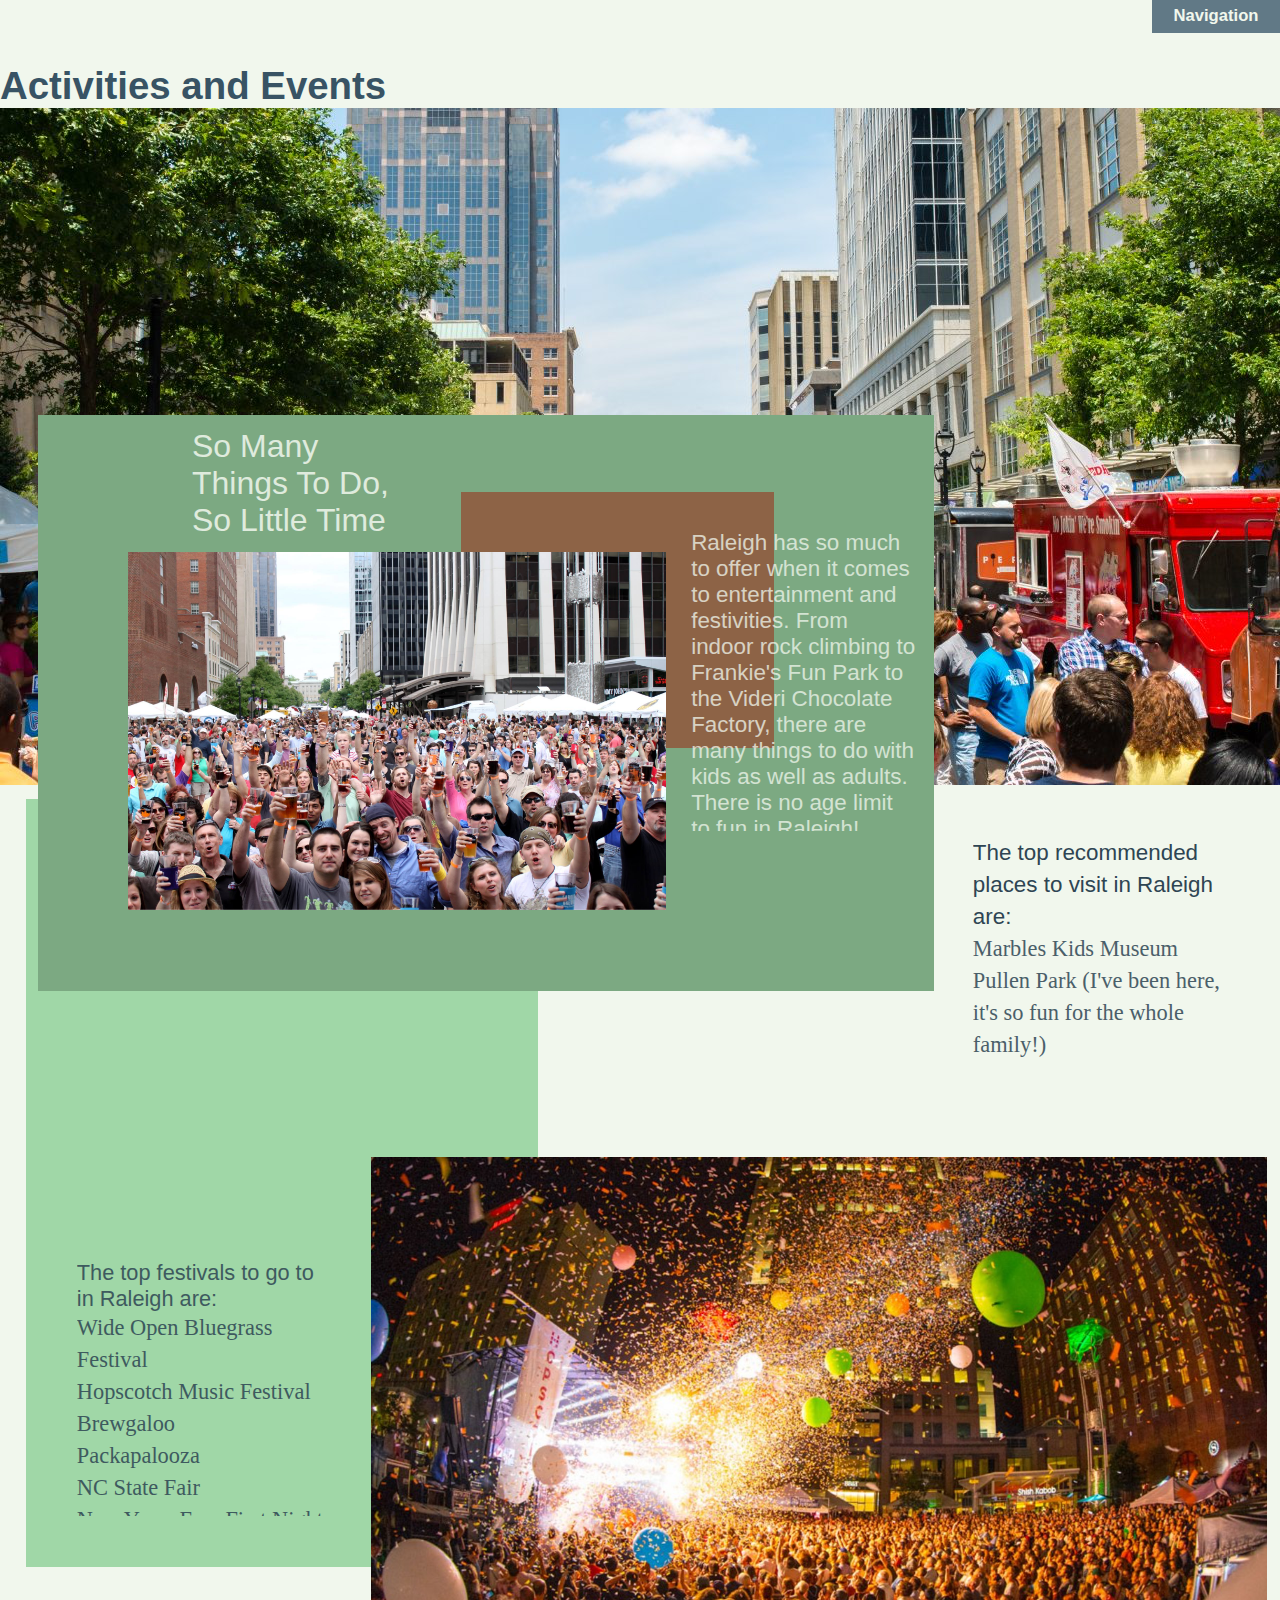
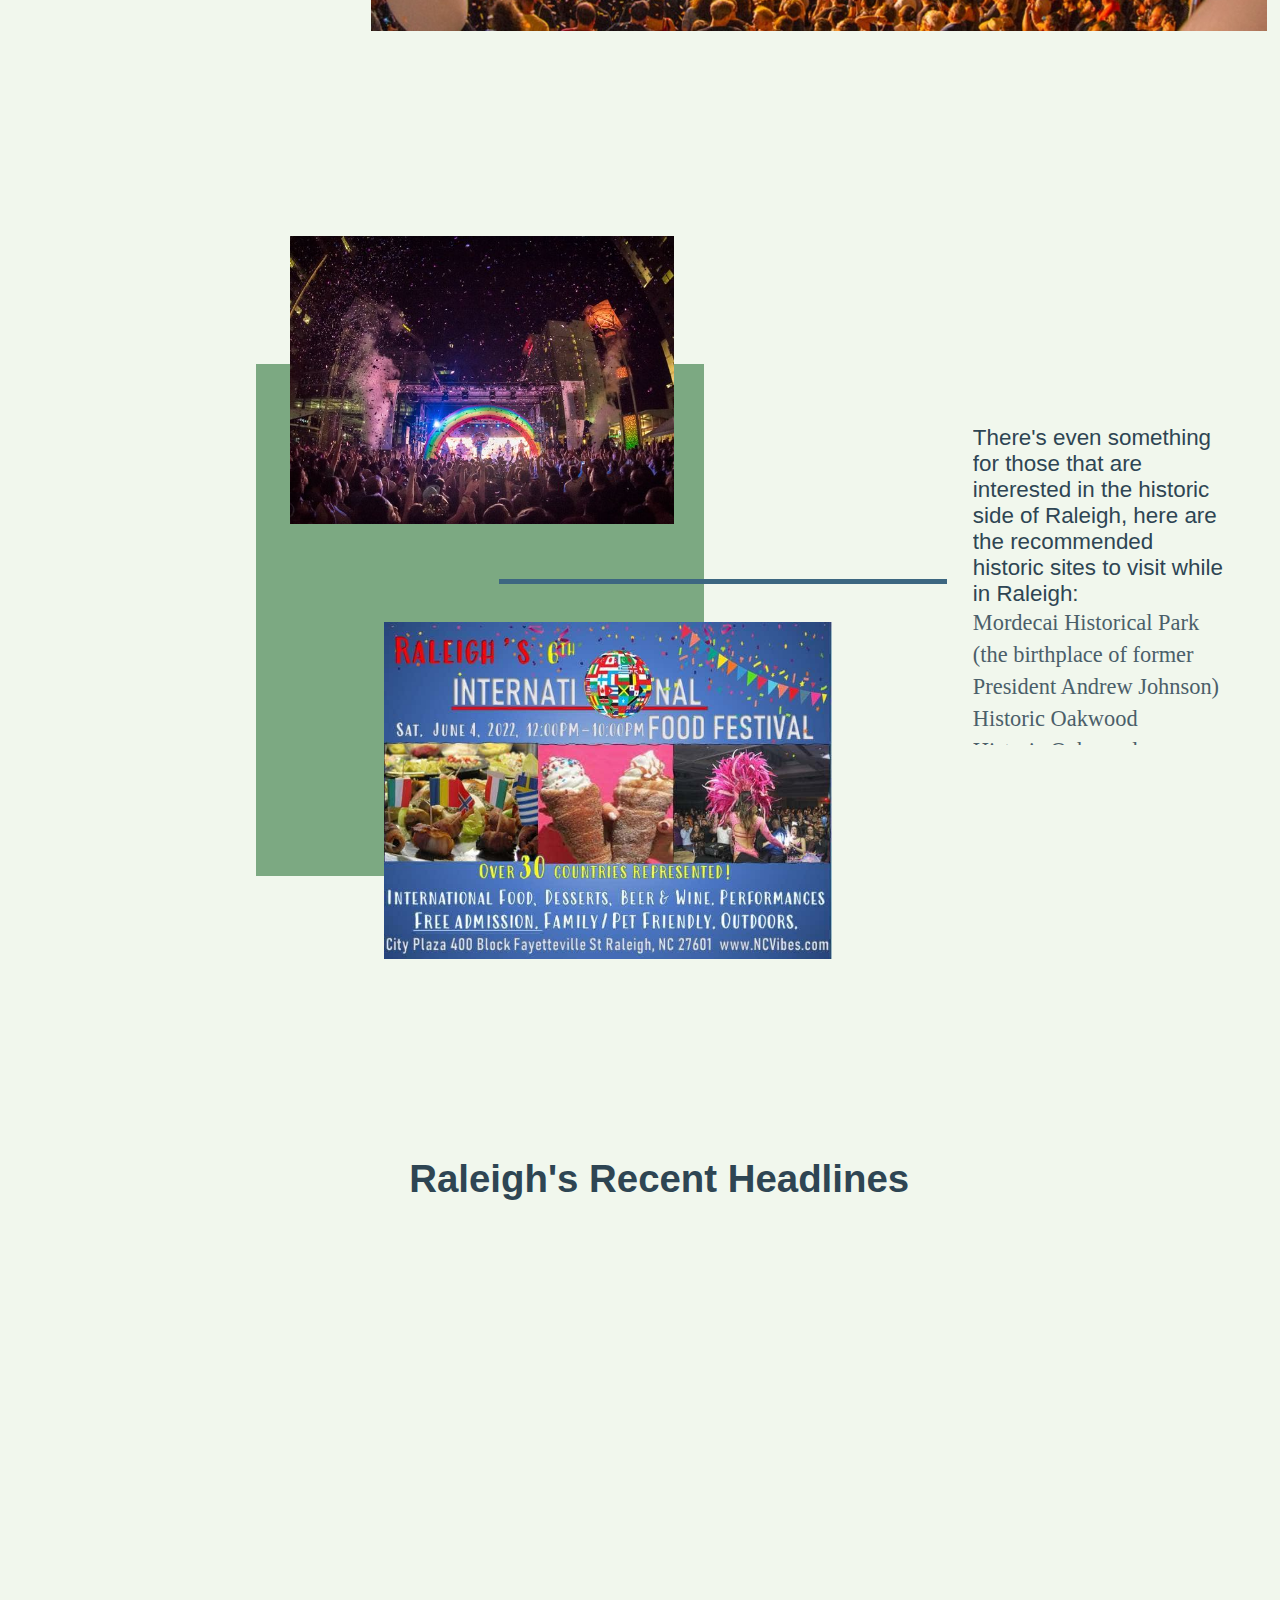
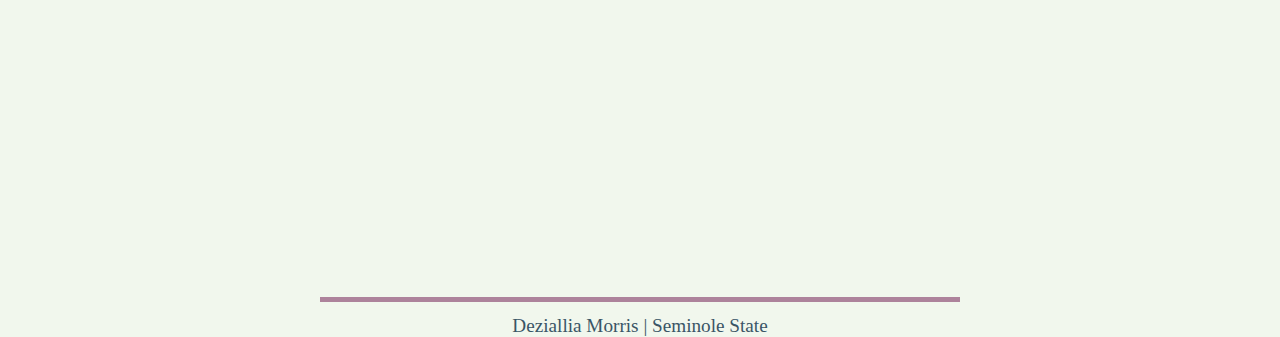
<file: Favorite-City/activities.html>
<!DOCTYPE html>
<html lang="en">
<head>
    <meta charset="UTF-8">
    <meta http-equiv="X-UA-Compatible" content="IE=edge">
    <meta name="viewport" content="width=device-width, initial-scale=1.0">
    <link rel="stylesheet" href="stylesheets/activites.css">
    <title>Activities and Events</title>
</head>
<body>

    <div id="header_section">
        <h3>Navigation</h3>
        <div class="header_menu">
            <a href="index.html">Welcome</a>
            <a href="history.html">History</a>
            <a href="favorite.html">Favorite</a>
            <a href="culture.html">Culture</a>
            <a href="weather.html">Weather</a>
            <a href="sitemap.html">Site Map</a>
            <a href="glossary.html">Glossary</a>
            <a href="credits.html">Credits</a>
        </div>
    </div> <!-- end of header_section -->

    <div id="subheader">
        <div class="sub_title"><h2>Activities and Events</h2></div>

        <div class="sub_image"><img src="images/festival.png" alt="Festival" title="Festival" style="width: 100%; object-fit: contain;"></div>

        <div class="ticker_widget">
            <iframe width="100%" height="70" src="https://rss.app/embed/v1/ticker/2DJ8WIgMAvXjVBzK" frameborder="0"></iframe>
        </div>
    </div> <!-- end of subheader -->

    <div id="top_section">
        <div class="shape_rectangle"></div>

        <div id="square_section">
            <div class="square_inner_square"></div>

            <div class="square_title"><h4>So Many Things To Do, So Little Time</h4></div>

            <div class="square_image">
                <img src="images/beerFest.jpg" alt="Beer Festival" title="Beer Festival">
            </div>

            <div class="square_summary">
                <p>
                    Raleigh has so much to offer when it comes to entertainment and festivities.
                    From indoor rock climbing to Frankie's Fun Park to the Videri Chocolate Factory,
                    there are many things to do with kids as well as adults. There is no age limit to fun in Raleigh!
                </p>
            </div>
        </div> <!-- end of square_section -->

        <div id="top_section_summary">
            <p>
                The top recommended places to visit in Raleigh are:
                <li><a href="https://www.marbleskidsmuseum.org/" target="_blank">Marbles Kids Museum</a></li>
                <li><a href="https://thisisraleigh.com/pullen-park-raleigh/" target="_blank">Pullen Park (I've been here, it's so fun for the whole family!)</a></li>
                <li><a href="https://thisisraleigh.com/north-carolina-museum-of-natural-sciences/" target="_blank">North Carolina Museum of Natural Sciences</a></li>
                <li><a href="https://frankies.com/raleigh/" target="_blank">Frankie's Fun Park</a></li>
                <li><a href="https://viderichocolatefactory.com/" target="_blank">Videri Chocolate Factory</a></li>
                <li><a href="https://www.trianglerockclub.com/morrisville/" target="_blank">Triangle Indoor Rock Climbing</a></li>
                <li><a href="https://www.ddasc.com/" target="_blank">Daniel Dhers Action Sports Complex</a></li>
                <li><a href="https://thisisraleigh.com/umstead-state-park-sals-branch-trail/" target="_blank">Umstead State Park</a></li>
            </p>
        </div>

        
    </div> <!-- end of top_section -->

    <div id="middle_section">
        <div class="middle_summary">
            <p>
                The top festivals to go to in Raleigh are:
                <li><a href="https://worldofbluegrass.org/festival/" target="_blank">Wide Open Bluegrass Festival</a></li>
                <li><a href="https://hopscotchmusicfest.com/" target="_blank">Hopscotch Music Festival</a></li>
                <li><a href="https://shoplocalraleigh.org/brewgaloo/" target="_blank">Brewgaloo</a></li>
                <li><a href="https://packapalooza.ncsu.edu/" target="_blank">Packapalooza</a></li>
                <li><a href="https://www.ncstatefair.org/" target="_blank">NC State Fair</a></li>
                <li><a href="https://firstnightraleigh.com/" target="_blank">New Years Eve, First Night Raleigh</a></li>
                <li><a href="https://dreamvillefest.com/" target="_blank">Dreamville Festival</a></li>
                <li><a href="https://cary.beerandbourbon.com/" target="_blank">Beer, Bourbon & BBQ Festival</a></li>
            </p>
        </div>

        <div class="middle_image">
            <img src="images/flamingLips.jpg" alt="Flaming Lips Festivals" title="Flaming Lips Festivals">
        </div>
    </div> <!-- end of middle_section -->

    <div id="bottom_section">
        <div class="bottom_rectangle"></div>

        <div class="bottom_image1">
            <img src="images/festivialRaleigh.jpg" alt="Festival in Raleigh" title="Festival in Raleigh">
        </div>

        <div class="bottom_line"></div>

        <div class="bottom_image2">
            <img src="images/raleigh flyer.jpg" alt="Flyer for Raleigh's International Food Festival" title="Flyer for Raleigh's International Food Festival">
        </div>

        <div class="bottom_summary">
            <p>
                There's even something for those that are interested in the historic side of Raleigh, here are the recommended historic sites to visit while in Raleigh:
                <li><a href="https://raleighnc.gov/places/mordecai-historic-park" target="_blank">Mordecai Historical Park (the birthplace of former President Andrew Johnson)</a></li>
                <li><a href="https://www.historicoakwood.org/" target="_blank">Historic Oakwood</a></li>
                <li><a href="https://www.historicoakwoodcemetery.org/" target="_blank">Historic Oakwood Cemetery</a></li>
                <li><a href="https://www.ncdcr.gov/things-do/historic-sites/triangletriad/north-carolina-executive-mansion" target="_blank">The North Carolina Executive Mansion</a></li>
                <li><a href="https://thisisraleigh.com/historic-yates-mill-county-park/" target="_blank">Historic Yates Mill County Park</a></li>
            </p>
        </div>
    </div> <!-- end of bottom_section -->

    <div id="news_feed">
        <div class="news_feed_title"><h3>Raleigh's Recent Headlines</h3></div>

        <div class="news_feed_frame">
            <iframe width="100%" height="500" src="https://rss.app/embed/v1/imageboard/2DJ8WIgMAvXjVBzK" frameborder="0"></iframe>
        </div>
    </div> <!-- end of news_feed -->

    <div id="footer">
        <div class="footer_line"></div>
        <footer>
            Deziallia Morris | Seminole State
        </footer>
    </div> <!-- end of footer -->
</body>
</html>
</file>
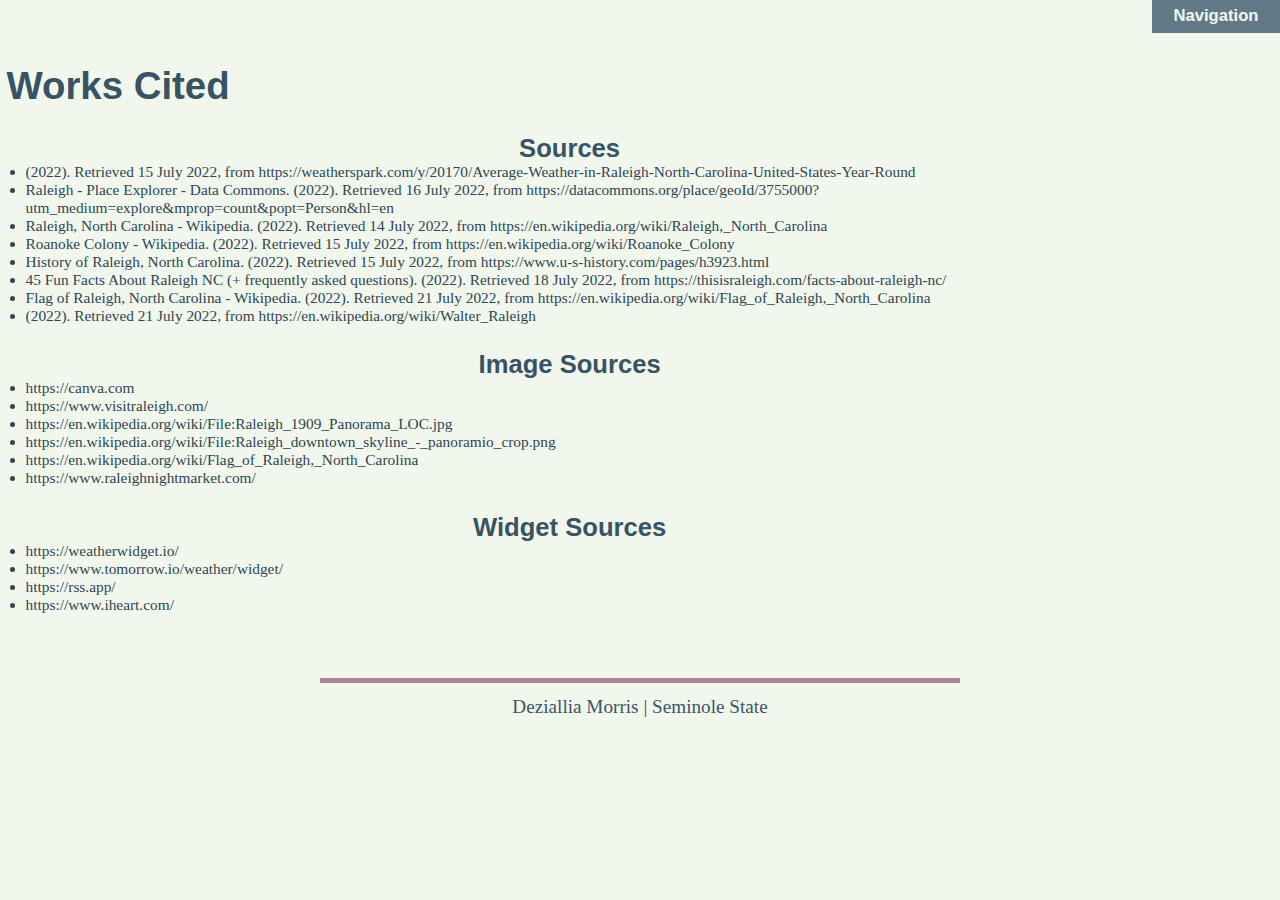
<file: Favorite-City/credits.html>
<!DOCTYPE html>
<html lang="en">
<head>
    <meta charset="UTF-8">
    <meta http-equiv="X-UA-Compatible" content="IE=edge">
    <meta name="viewport" content="width=device-width, initial-scale=1.0">
    <link rel="stylesheet" href="stylesheets/credits.css">
    <title>Credits</title>
</head>
<body>
    <div id="header_section">
        <h3>Navigation</h3>
        <div class="header_menu">
            <a href="index.html">Welcome</a>
            <a href="history.html">History</a>
            <a href="favorite.html">Favorite</a>
            <a href="culture.html">Culture</a>
            <a href="activities.html">Activities</a>
            <a href="weather.html">Weather</a>
            <a href="sitemap.html">Site Map</a>
            <a href="glossary.html">Glossary</a>
        </div>
    </div> <!-- end of header_section -->

    <div id="works_cited">
        <div class="wc_title"><h2>Works Cited</h2></div>
        <div class="sources">
            <p>
                <h3>Sources</h3>
                <li>(2022). Retrieved 15 July 2022, from https://weatherspark.com/y/20170/Average-Weather-in-Raleigh-North-Carolina-United-States-Year-Round</li>
                <li>Raleigh - Place Explorer - Data Commons. (2022). Retrieved 16 July 2022, from https://datacommons.org/place/geoId/3755000?utm_medium=explore&mprop=count&popt=Person&hl=en</li>
                <li>Raleigh, North Carolina - Wikipedia. (2022). Retrieved 14 July 2022, from https://en.wikipedia.org/wiki/Raleigh,_North_Carolina</li>
                <li>Roanoke Colony - Wikipedia. (2022). Retrieved 15 July 2022, from https://en.wikipedia.org/wiki/Roanoke_Colony</li>
                <li>History of Raleigh, North Carolina. (2022). Retrieved 15 July 2022, from https://www.u-s-history.com/pages/h3923.html</li>
                <li>45 Fun Facts About Raleigh NC (+ frequently asked questions). (2022). Retrieved 18 July 2022, from https://thisisraleigh.com/facts-about-raleigh-nc/</li>
                <li>Flag of Raleigh, North Carolina - Wikipedia. (2022). Retrieved 21 July 2022, from https://en.wikipedia.org/wiki/Flag_of_Raleigh,_North_Carolina</li>
                <li>(2022). Retrieved 21 July 2022, from https://en.wikipedia.org/wiki/Walter_Raleigh</li>
            </p>
            <p>
                <h3>Image Sources</h3>
                <li>https://canva.com</li>
                <li>https://www.visitraleigh.com/</li>
                <li>https://en.wikipedia.org/wiki/File:Raleigh_1909_Panorama_LOC.jpg</li>
                <li>https://en.wikipedia.org/wiki/File:Raleigh_downtown_skyline_-_panoramio_crop.png</li>
                <li>https://en.wikipedia.org/wiki/Flag_of_Raleigh,_North_Carolina</li>
                <li>https://www.raleighnightmarket.com/</li>
            </p>
            <p>
                <h3>Widget Sources</h3>
                <li>https://weatherwidget.io/</li>
                <li>https://www.tomorrow.io/weather/widget/</li>
                <li>https://rss.app/</li>
                <li>https://www.iheart.com/</li>
            </p>
        </div>
    </div>

    <div id="footer">
        <div class="footer_line"></div>
        <footer>
            Deziallia Morris | Seminole State
        </footer>
    </div> <!-- end of footer -->
</body>
</html>
</file>
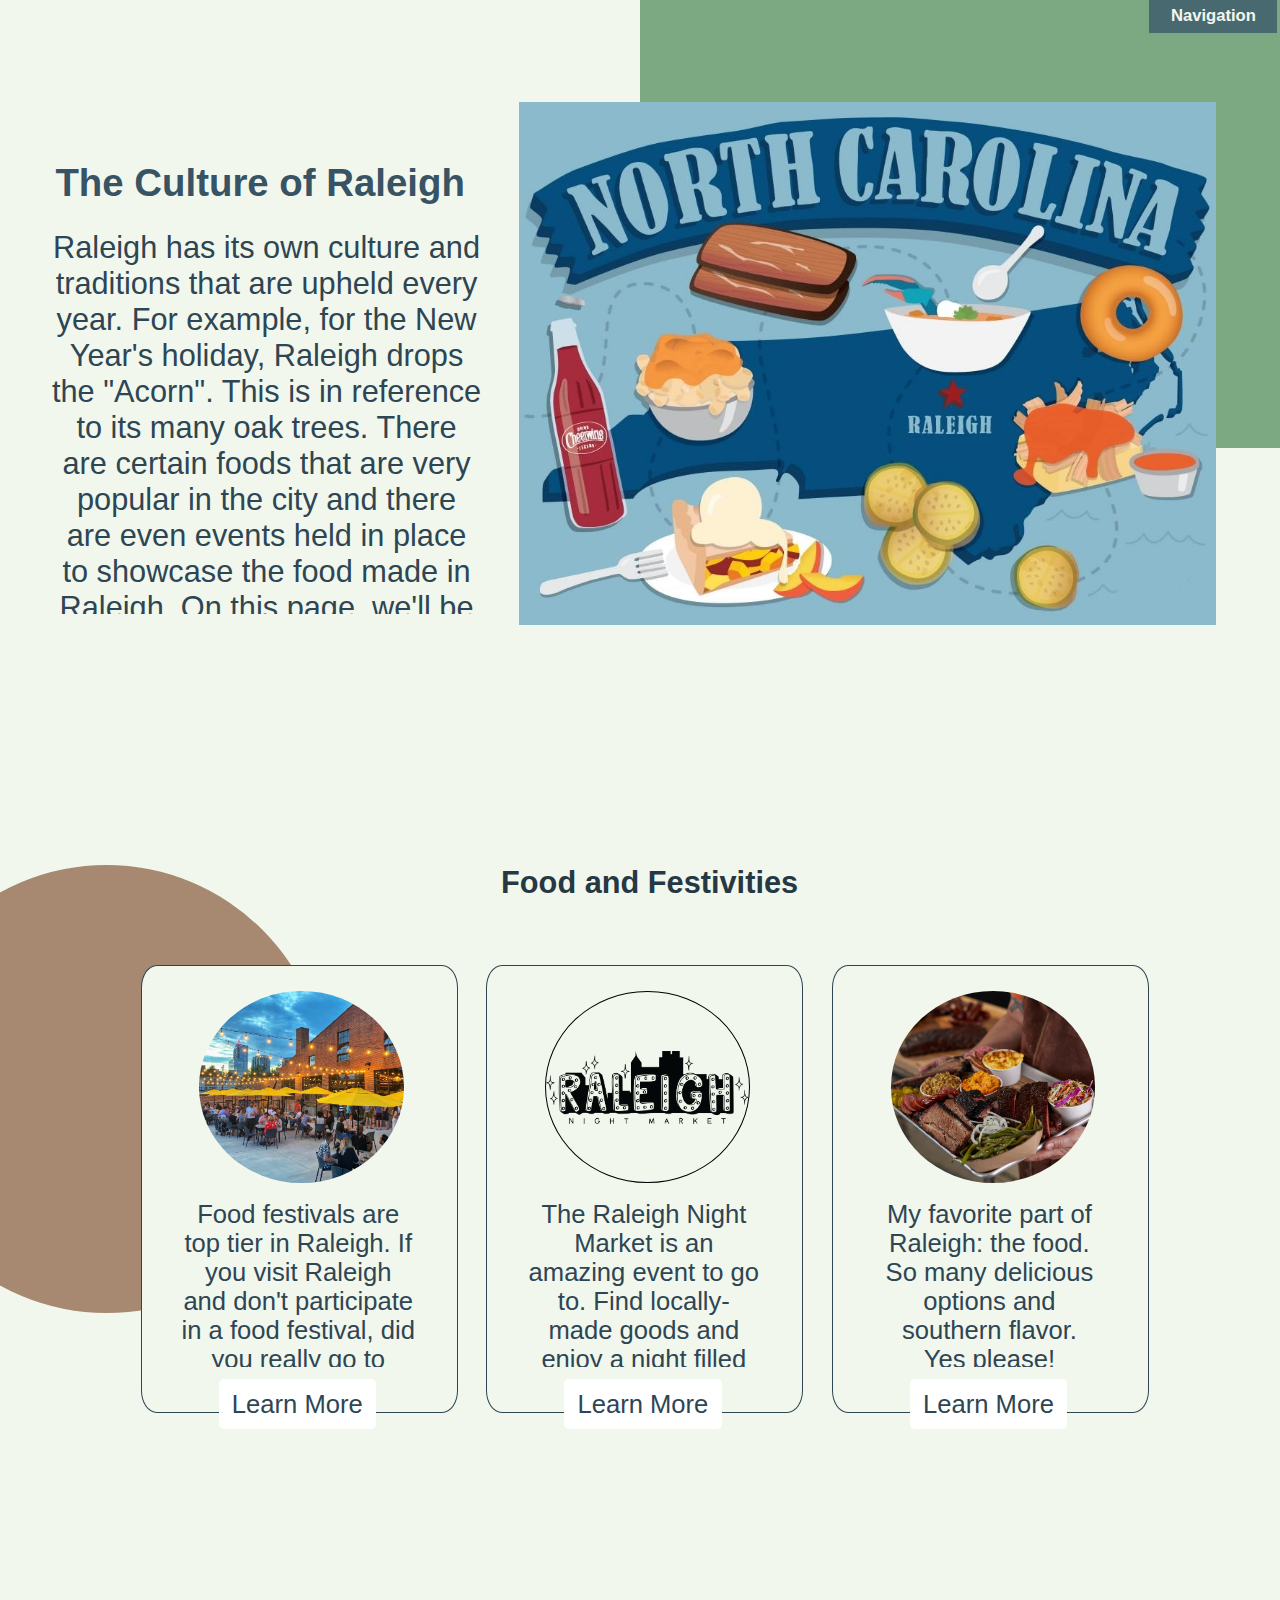
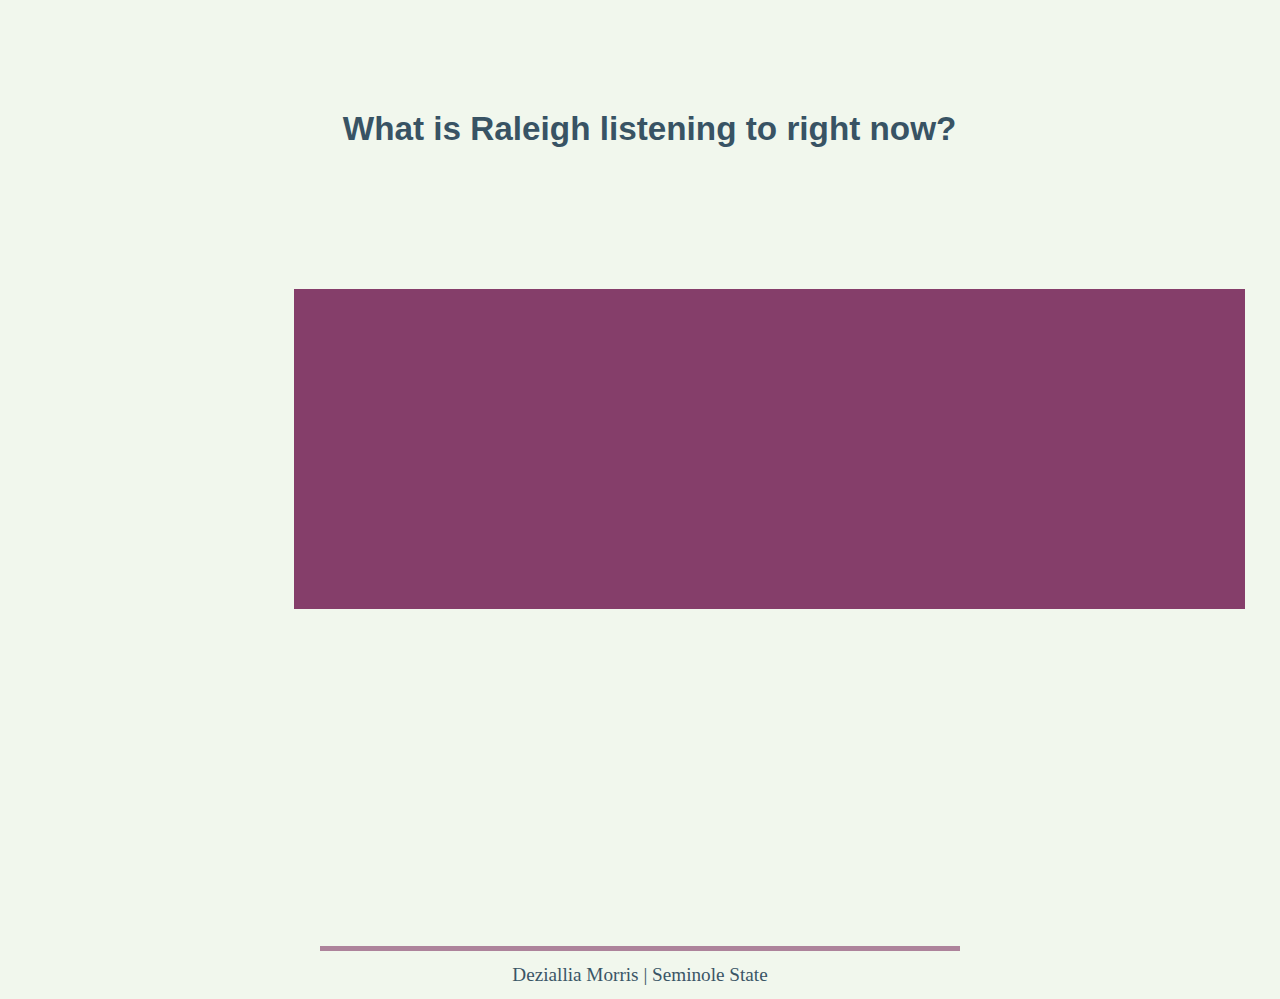
<file: Favorite-City/culture.html>
<!DOCTYPE html>
<html lang="en">
<head>
    <meta charset="UTF-8">
    <meta http-equiv="X-UA-Compatible" content="IE=edge">
    <meta name="viewport" content="width=device-width, initial-scale=1.0">
    <link rel="stylesheet" href="stylesheets/culture.css">
    <script src="scripts/learnMore.js"></script>
    <title>The Culture of Raleigh</title>
</head>
<body>
    <script>
        // warning for the radio widget on this page
       function warning() {
            alert(`The radio on this page may contain content that is senstive or 
            offensive for a younger audience or little ears.
            \nViewer Discretion is advised.`);
        }
        warning();
    </script>

    <div class="shape_square"></div>

    <div id="header_section">
        <h3>Navigation</h3>
        <div class="header_menu">
            <a href="index.html">Welcome</a>
            <a href="history.html">History</a>
            <a href="favorite.html">Favorite</a>
            <a href="activities.html">Activities</a>
            <a href="weather.html">Weather</a>
            <a href="sitemap.html">Site Map</a>
            <a href="glossary.html">Glossary</a>
            <a href="credits.html">Credits</a>
        </div>
    </div> <!-- end of header_section -->
    
    <div id="main_container">
        <div id="top_section">
            <div id="top_summary_section">
                <div class="top_title"><h1>The Culture of Raleigh</h1></div>
                <div class="top_summary">
                    <p>
                        Raleigh has its own culture and traditions that are upheld every year.
                        For example, for the New Year's holiday, Raleigh drops the "Acorn". This is 
                        in reference to its many oak trees. There are certain foods that are very popular in 
                        the city and there are even events held in place to showcase the food made in Raleigh. 
                        On this page, we'll be exploring the culture and (more deliciously) the taste of Raleigh.
                    </p>
                </div>
            </div>
            <div class="top_image">
                <img src="images/taste of raleigh.jpeg" alt="Taste of Raleigh" title="Taste Of Raleigh">
            </div>
        </div> <!-- end of top_section -->

        <div class="shape_circle"></div>

        <div id="middle_section">
            <div class="middle_title"><h1>Food and Festivities</h1></div>
            <div class="card_1">
                <img src="images/foodFest.jpg" alt="Food Festival" title="Food Festival">
                <div class="brief">
                    <p>
                        Food festivals are top tier in Raleigh. If you visit Raleigh and 
                        don't participate in a food festival, did you really go to Raleigh?<br>
                        Short answer: No.
                    </p>
                </div>
                <div class="info_button" onclick="learnMore()">
                    <p>
                        Learn More
                    </p>
                </div>

                <div id="more_info" class="hide_info">
                    <p class="notice">Click outside of the box to close this window</p>
                    <div class="more_quote">
                        <p>
                            Food festivals are the heart of Raleigh. Food is everything and everything is food. Simple enough.<br> 
                            Raleigh recently had it's sixth International Food Festival where it featured foods from all over the world.<br> 
                            If global foods doesn't have your mouth watering yet, Raleigh's local food festivals and beer festivals might 
                            get your taste buds running.<br>
                            By the way, you should probably go catch those, you'll need them for Raleigh.
                        </p>
                    </div>
                </div>
            </div>

            <div class="card_2">
                <img src="images/raleighNightMarket.png" alt="Raleigh Night Market" title="Raleigh Night Market">
                <div class="brief">
                    <p>
                        The Raleigh Night Market is an amazing event to go to. Find locally-made goods and enjoy a night filled with music 
                        and entertainment with Triangle area artisans, food, and drinks. (<a href="https://www.raleighnightmarket.com/" target="_blank">Raleigh Night Market</a>)
                    </p>
                </div>
                <div class="info_button" onclick="learnMore2()">
                    <p>
                        Learn More
                    </p>
                </div>

                <div id="more_info2" class="hide_info">
                    <p class="notice">Click outside of the box to close this window</p>
                    <div class="more_quote" style="height: 15vw;">
                        <p>
                            The Raleigh Night Market is definitely my all time favorite event to go to. First of all, 
                            it's <span style="color: blue;">FREE</span>, yes FREE to go to. On top of that, there is live music, food, drinks, 
                            locally-made goods to purchase and animal-friendly!
                        </p>
                    </div>
                </div>
            </div>

            <div class="card_3">
                <img src="images/food-original.jpg" alt="Raleigh On a Platter" title="Raleigh On a Platter">
                <div class="brief">
                    <p>
                        My favorite part of Raleigh: the food. So many delicious options and southern flavor.<br>
                        Yes please!
                    </p>
                </div>
                <div class="info_button" onclick="learnMore3()">
                    <p>
                        Learn More
                    </p>
                </div>

                <div id="more_info3" class="hide_info">
                    <p class="notice">Click outside of the box to close this window</p>
                    <div class="more_quote">
                        <p>
                            So many good foods are served in Raleigh and since it's made in the South, it's even tastier. Some yummy delights include:<br>
                            <li>Barbeque (I literally grew up on this)</li>
                            <li>Fried Chicken</li>
                            <li>Grits</li>
                            <li>Biscuits</li>
                            <li>Hushpuppies (If they're not made in the South, they're not real hushpuppies. Argue with the wall. I don't make the rules.)</li>
                            <li>Country Ham</li>
                            <li>Collard Greens</li>
                            <li>Mac and Cheese</li>
                            <li>Fried Green Tomatoes (The real showstopper here)</li>
                            <li>Sweet Potato Pie (Heaven in your mouth)</li><br>
                            <p>
                                Bonus fact: Krispy Kreme Donuts, yes the super yum donut franchise was established in Winston Salem, literally a few hours 
                                away from Raleigh in 1937.
                            </p>
                        </p>
                    </div>
                </div>
            </div>
        </div> <!-- end of middle_section -->

        <div class="shape_rectangle"></div>

        <div id="bottom_section">
            <div id="radio">
                <div class="radio_title"><h2>What is Raleigh listening to right now?</h2></div>
                <iframe
                allow="autoplay" width="100%" height="500"
                src="https://www.iheart.com/live/hits-1003-1629/?embed=true"
                frameborder="0">
                </iframe>
            </div>
        </div> <!-- end of bottom_section -->
    </div> <!-- end of main_container-->

    <div id="footer">
        <div class="footer_line"></div>
        <footer>
            Deziallia Morris | Seminole State
        </footer>
    </div> <!-- end of footer -->
</body>
</html>
</file>
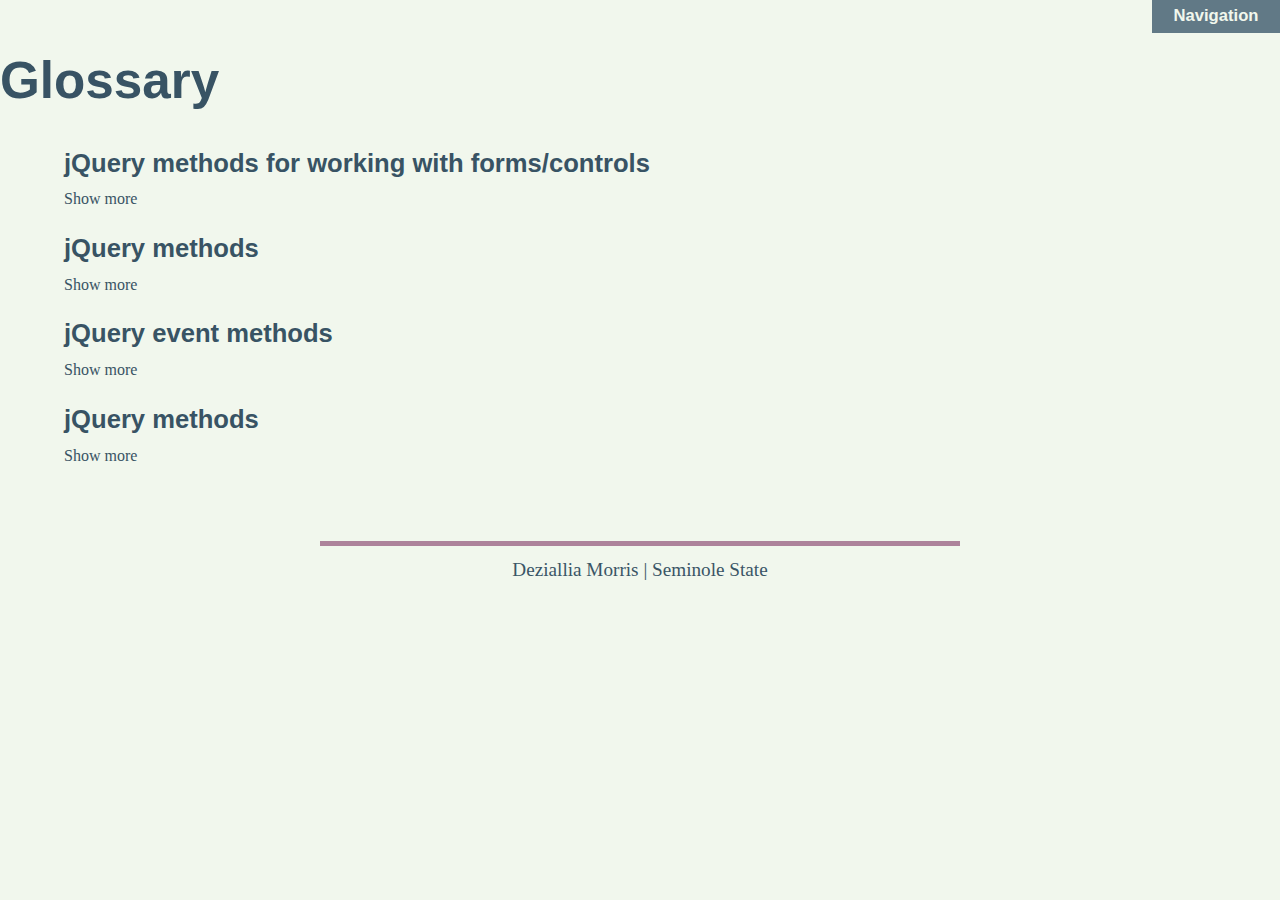
<file: Favorite-City/glossary.html>
<!DOCTYPE html>
<html lang="en">
<head>
    <meta charset="UTF-8">
    <meta http-equiv="X-UA-Compatible" content="IE=edge">
    <meta name="viewport" content="width=device-width, initial-scale=1.0">
    <link rel="stylesheet" href="stylesheets/glossary.css">
    <script src="https://code.jquery.com/jquery-3.1.1.min.js"></script>
    <script src="scripts/glossary.js"></script>
    <title>Glossary</title>
</head>
<body>
    <div id="header_section">
        <h3>Navigation</h3>
        <div class="header_menu">
            <a href="index.html">Welcome</a>
            <a href="history.html">History</a>
            <a href="favorite.html">Favorite</a>
            <a href="culture.html">Culture</a>
            <a href="activities.html">Activities</a>
            <a href="weather.html">Weather</a>
            <a href="sitemap.html">Site Map</a>
            <a href="credits.html">Credits</a>
        </div>
    </div> <!-- end of header_section -->

    <div id="glossary">
        <div class="title">
            <h2>Glossary</h2>
        </div>
        <div id="glossary_table">
            <div>
                <h3>jQuery methods for working with forms/controls</h3>
            </div>
            <div class="hide">
                <p>The val() method can both get and set the value in a given text box / control in a form.</p>
                <p>The text() method can also get and set but the difference is that it deals with the text of a given element in a form.</p>
                <p>The next() method can get the next sibling of a given element or type in a form; but the type has to be included in the parentheses as a parameter.</p>
                <p>The submit() method is the same as a JS submit in that it can submit the given form.</p>
                <p>The focus() method is also similar to its JS counterpart; it moves the focus to a given control in a form.</p>
            </div>
            <a href="#">Show more</a>

            <div>
                <h3>jQuery methods</h3>
            </div>
            <div class="hide">
                <p>The prev() method can get the previous sibling of the given element or a sibling of a given type.</p>
                <p>The find() method can search through the given element and output its descended elements.</p>
                <p>
                    The attr() method can get and set the value of the given parameter's attribute but it only 
                    gets the value from the first selected element while setting the value can be for each selected element.
                </p>
                <p>
                    The css() method can get and set the value of a propert but it can only get the first selected element's property 
                    and it can set the value for each selected element's property.
                </p>
                <p>The addClass() method can add classes to the selected elements and if the class doesn't exist, it creates the class.</p>
                <p>The removeClass() method just removes the classes specified in the argument.</p>
                <p>The toggleClass() method can add a class to the selected element and remove a class if the selected element has one.</p>
                <p>The html() method can set the HTML contents of the selected element to whatever the argument presented is.</p>
                <p>
                    The hide() method just hides the selected elements. A duration can be entered (optionally) as a parameter to determine how long 
                    the element is hidden for.
                </p>
                <p>The show() method is just like the hide() method excepts it shows the selected elements, and the duration (optional) can be set.</p>
                <p>The each() method can call a function for each element in an selected element's array.</p>
            </div>
            <a href="#">Show more</a>

            <div>
                <h3>jQuery event methods</h3>
            </div>
            <div class="hide">
                <p>The ready() event method is just like the window.onload event, but it runs when the DOM is ready, so it is faster than its 
                    JavaScript counterpart.
                </p>
                <p>The click() event method is just like the JavaScript onclick event in that it runs the function when the element is clicked.</p>
                <p>The mouseover() event method runs its function when the mouse moves over the element in question.</p>
                <p>The hover() event method runs when the mouse into a given element and when the mouse moves out of said given element.</p>
            </div>
            <a href="#">Show more</a>

            <div>
                <h3>jQuery methods</h3>
            </div>
            <div class="hide">
                <p>
                    The jQuery animate() method uses a property map, a duration, and a function callback 
                    to create the illusion of movement on the webpage.
                </p>
                <p>The delay() method will wait to start an animation or effect for the duration of the given parameter.</p>
                <p>The stop() method will stop the currently playing animation or effect.</p>
                <p>The finish() method will stop all of the animations or effects no matter what position in the queue.</p>
            </div>
            <a href="#">Show more</a>

        </div>
    </div>

    <div id="footer">
        <div class="footer_line"></div>
        <footer>
            Deziallia Morris | Seminole State
        </footer>
    </div> <!-- end of footer -->
</body>
</html>
</file>
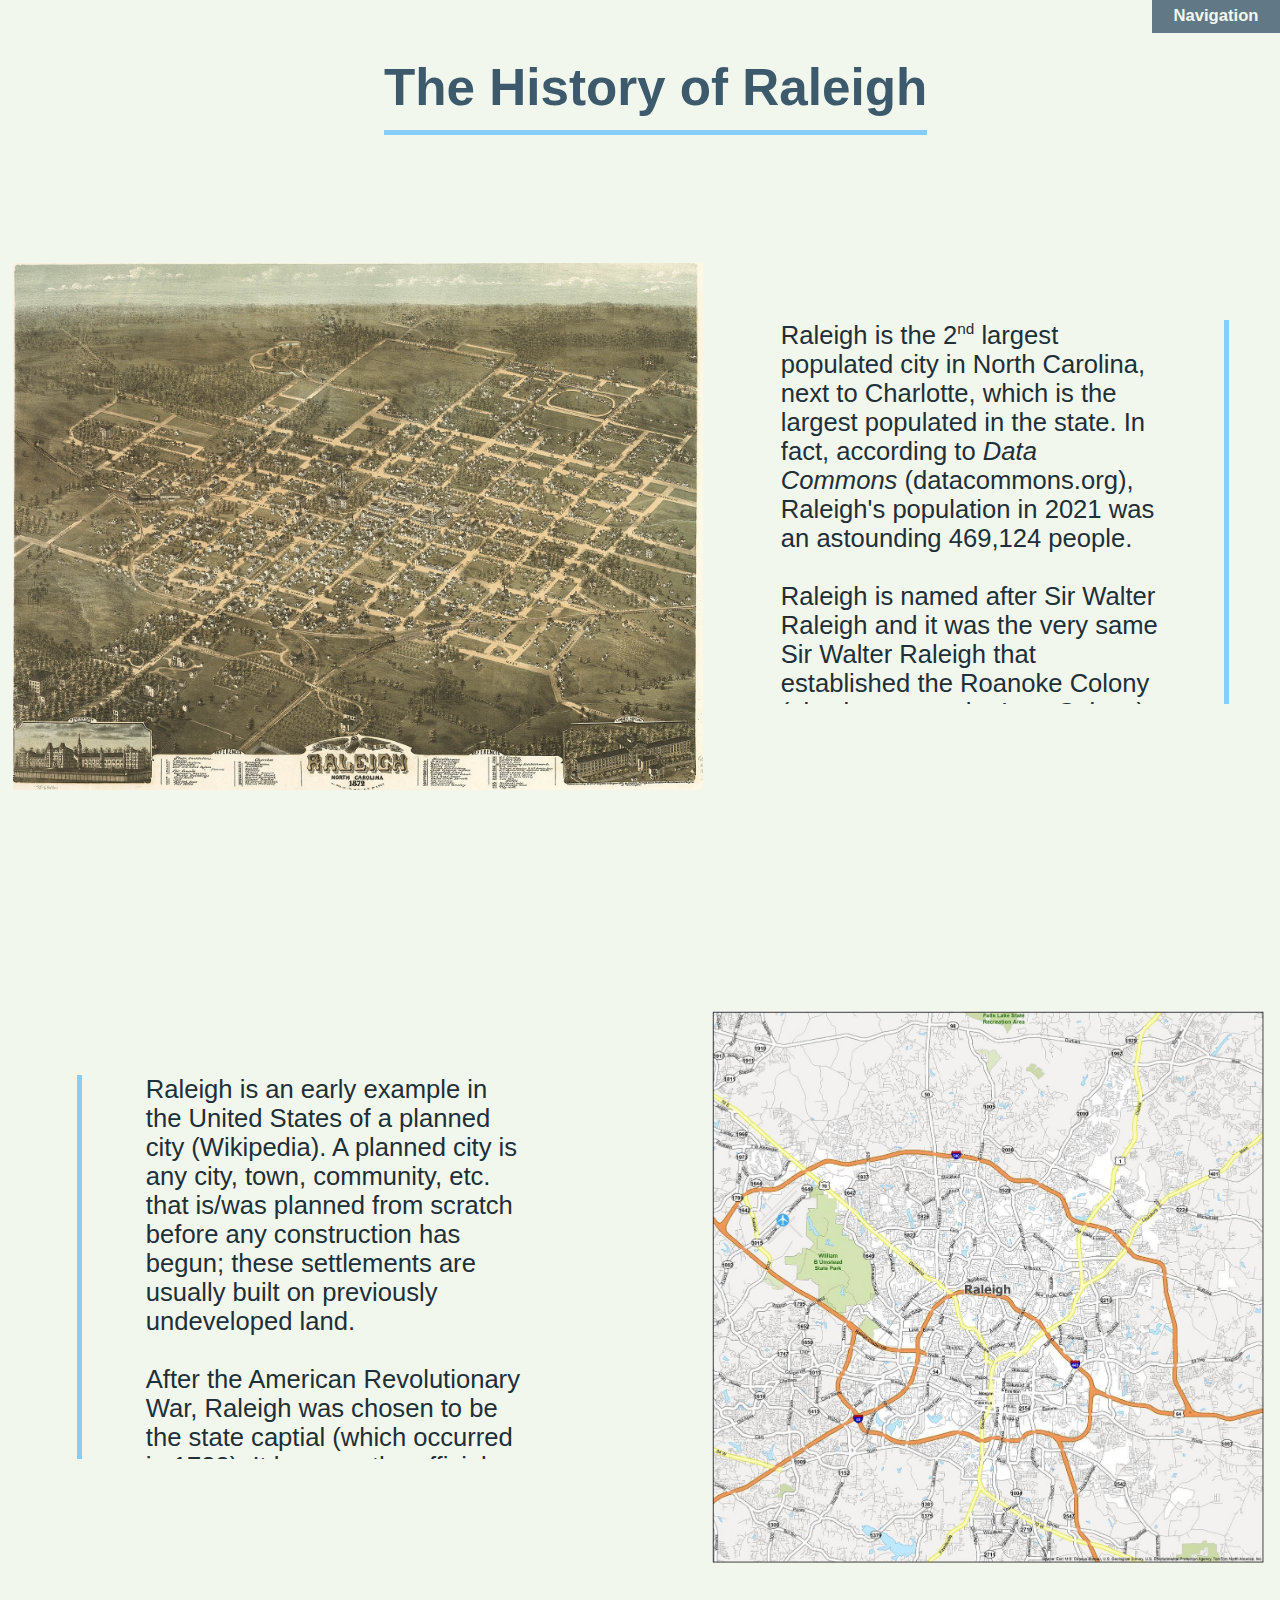
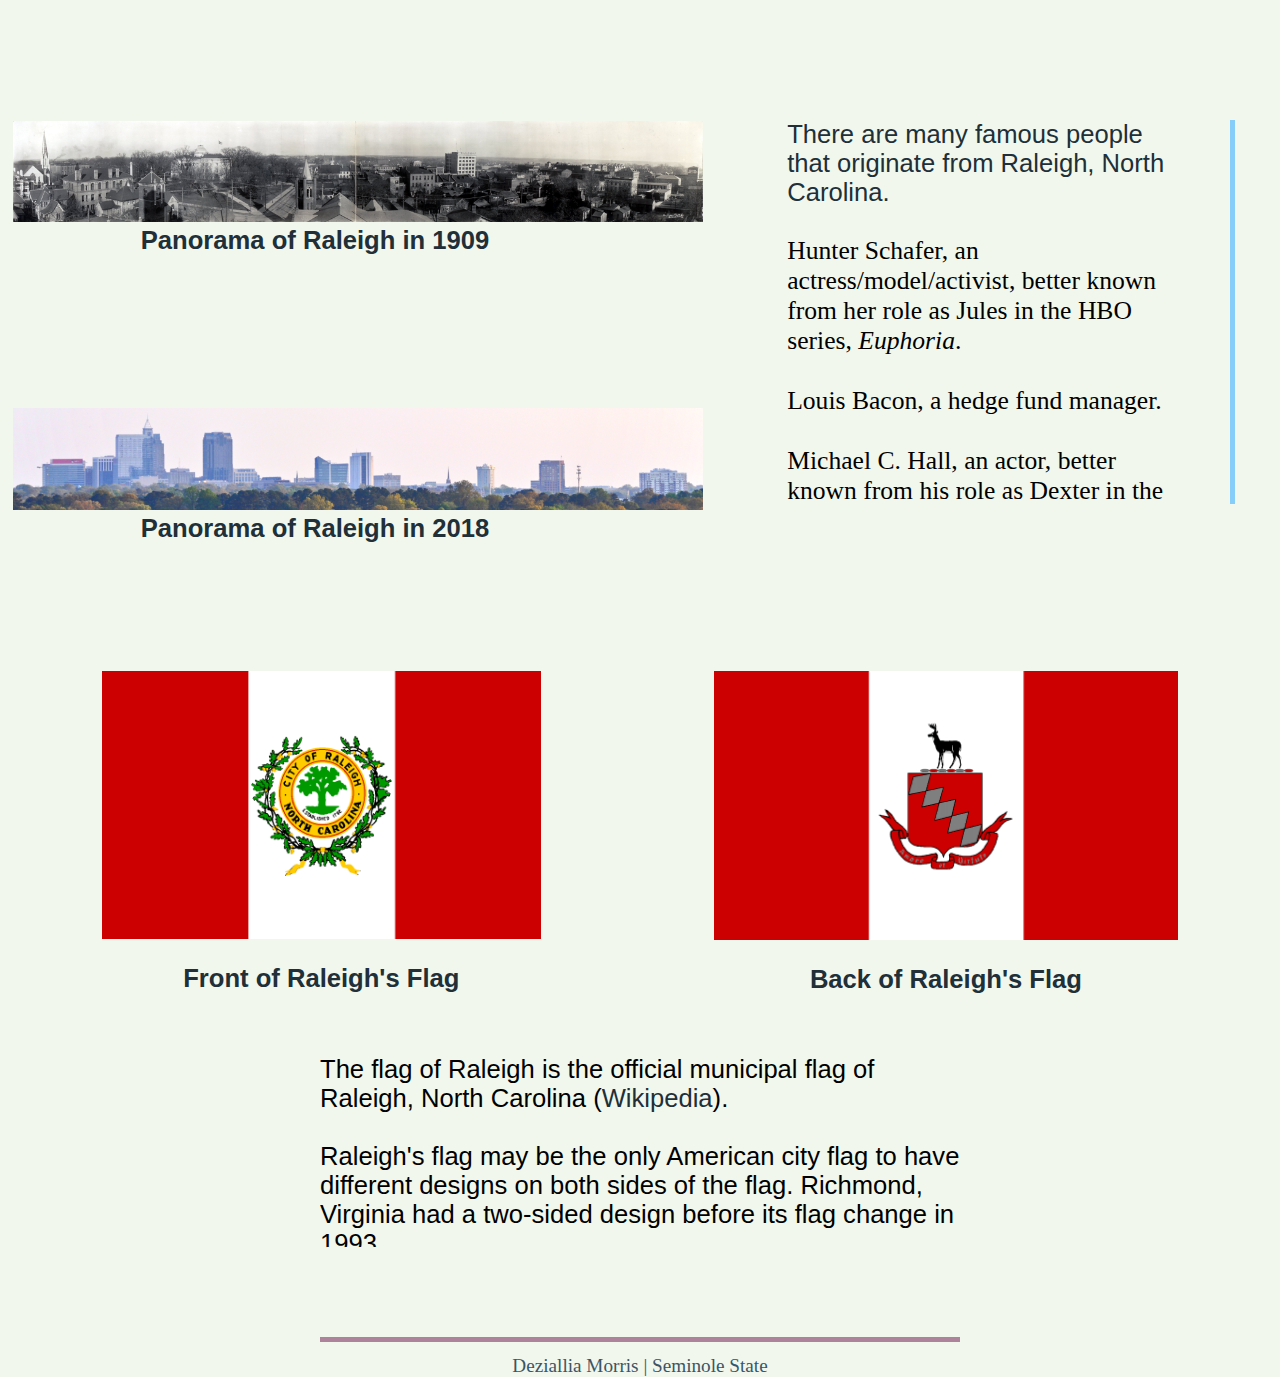
<file: Favorite-City/history.html>
<!DOCTYPE html>
<html lang="en">
<head>
    <meta charset="UTF-8">
    <meta http-equiv="X-UA-Compatible" content="IE=edge">
    <meta name="viewport" content="width=device-width, initial-scale=1.0">
    <link rel="stylesheet" href="stylesheets/history.css">
    <title>The History of Raleigh</title>
</head>
<body>
    <div id="header_section">
        <h3>Navigation</h3>
        <div class="header_menu">
            <a href="index.html">Welcome</a>
            <a href="favorite.html">Favorite</a>
            <a href="culture.html">Culture</a>
            <a href="activities.html">Activities</a>
            <a href="weather.html">Weather</a>
            <a href="sitemap.html">Site Map</a>
            <a href="glossary.html">Glossary</a>
            <a href="credits.html">Credits</a>
        </div>
    </div> <!-- end of header_section -->
    
    <div id="title">
        <h1>The History of Raleigh</h1>
    </div> <!-- end of title -->

    <div id="main_container">
        <div id="top_section">
            <div class="top_image">
                <img src="images/history of raleigh.jpg" alt="History of Raleigh" title="History of Raleigh">
            </div>
            
            <div class="top_quote">
                <p>
                    Raleigh is the 2<sup>nd</sup> largest populated city in North Carolina, next to Charlotte, which is the 
                    largest populated in the state. In fact, according to <i>Data Commons</i>
                    <a href="https://datacommons.org/place/geoId/3755000?utm_medium=explore&mprop=count&popt=Person&hl=en#:~:text=Population%3A%20469%2C124%20(2021" target="_blank">(datacommons.org),</a>
                    Raleigh's population in 2021 was an astounding 469,124 people.<br><br>
                    Raleigh is named after Sir Walter Raleigh and it was the very same Sir Walter Raleigh that established the Roanoke Colony (also known as the Lost Colony).
                    After Queen Elizabeth died circa 1603, Sir Raleigh was imprisioned for his involvement in the Main Plot against King James I.<br><br>
                    In 1616, he was released to fulfill a journey in find El Dorado. During this mission, his men plundered a Spanish outpost which in turn, violated Sir Raleigh's pardon and the peace treaty 
                    that was held with Spain.<br><br>
                    In order to make peace with Spain once again, once Raleigh returned to England, he was subsequently arrested and put to death in 1618.
                </p>
            </div>
        </div> <!-- end of top_section -->

        <div id="middle_section">
            <div class="middle_quote">
                <p>
                    Raleigh is an early example in the United States of a planned city (<a href="https://en.wikipedia.org/wiki/Raleigh,_North_Carolina#Notable_people:~:text=Raleigh%20is%20an%20early%20example%20in%20the%20United%20States%20of%20a%20planned%20city" target="_blank">Wikipedia</a>).
                    A planned city is any city, town, community, etc. that is/was planned from scratch before 
                    any construction has begun; these settlements are usually built on previously undeveloped land.<br><br>
                    After the American Revolutionary War, Raleigh was chosen to be the state captial (which occurred in 1788). It became the official captial in 1792.<br><br>
                    Raleigh is also called the "City of Oaks" because it has so many oak trees, especially in the heart of the city.
                </p>
            </div>
            <div class="middle_image">
                <img src="images/raleighRoadMap.jpg" alt="Raleigh Road Map" title="Raleigh Road Map">
            </div>
        </div> <!-- end of middle_section -->

        <div id="bottom_section">
            <div class="bottom_image1">
                <img src="images/raleighpanorama1909.jpg" alt="Panorama of Raleigh in 1909" title="Panorama of Raleigh in 1909">
                <p>Panorama of Raleigh in 1909</p>
            </div>
            <div class="bottom_image2">
                <img src="images/raleighpanorama2018.png" alt="Panorama of Raleigh in 2018" title="Panorama of Raleigh in 2018">
                <p>Panorama of Raleigh in 2018</p>
            </div>

            <div class="bottom_quote">
                <p>
                    There are many famous people that originate from Raleigh, North Carolina.<br><br>
                    <li>Hunter Schafer, an actress/model/activist, better known from her role as Jules in the HBO series, <i>Euphoria</i>.</li><br>
                    <li>Louis Bacon, a hedge fund manager.</li><br>
                    <li>Michael C. Hall, an actor, better known from his role as Dexter in the Showtime series <i>Dexter</i>.</li><br>
                    <li>Andrew Johnson, the 17<sup>th</sup> president of the United States. Johnson was actually born in Raleigh, North Carolina on Decemeber 29, 1808.</li>
                </p>
            </div>
        </div> <!-- end of bottom_section -->

        <div id="bonus_section">
            <div class="bonus_image1">
                <img src="images/raleighFrontflag.png" alt="Front of Raleigh's Flag" title="Front of Raleigh's Flag">
                <p>Front of Raleigh's Flag</p>
            </div>
            <div class="bonus_image2">
                <img src="images/raleighFlag.png" alt="Back of Raleigh's Flag" title="Back of Raleigh's Flag">
                <p>Back of Raleigh's Flag</p>
            </div>

            <div class="bonus_quote">
                <p>
                    The flag of Raleigh is the official municipal flag of Raleigh, North Carolina (<a href="https://en.wikipedia.org/wiki/Flag_of_Raleigh,_North_Carolina#:~:text=The%20flag%20of%20Raleigh%20is%20the%20official%20municipal%20flag%20of%20Raleigh%2C%20North%20Carolina." target="_blank">Wikipedia</a>).<br><br>
                    Raleigh's flag may be the only American city flag to have different designs on both sides of the flag. Richmond, Virginia had a two-sided design before its flag 
                    change in 1993.<br><br>
                    On the front side of Raleigh's flag, the red-white-red pattern is an ode to Sir Walter Raleigh as those were the colors of his arms. The oak tree in the middle is 
                    a reference to Raleigh's nickname, "City of Oaks". The green wreath surrounding the whole of the rest of the flag is another reference to the city's abundance of oak 
                    trees.<br><br>
                    The back side of Raleigh's flag showcases Sir Raleigh's coat of arms. Above this symbol stands a deer which is a reference to the name "Raleigh" because the Old English 
                    meaning of Raleigh is "meadow of the deer". The words below the coat of arms reads "Amore et Virtute" (Sir Raleigh's motto), translated into English being: "By Love and Valor".
                </p>
            </div>
        </div> <!-- end of bonus_section -->
    </div> <!-- end of main_container-->

    <div id="footer">
        <div class="footer_line"></div>
        <footer>
            Deziallia Morris | Seminole State
        </footer>
    </div> <!-- end of footer -->
</body>
</html>
</file>
<file: Favorite-City/stylesheets/activites.css>
/* Activities Stylesheet */

* {
    padding: 0;
    margin: 0;
    box-sizing: border-box;
}

::-webkit-scrollbar {
    width: 2px;
}

::-webkit-scrollbar-track {
    background: #F1F7ED;
}

::-webkit-scrollbar-thumb {
    background: #3D5A6C;
}

::-webkit-scrollbar-thumb:hover {
    background: #537991;
}

h1, h2, h3, h4, h5, h6, p {
    font-family: sans-serif;
}

body {
    background-color: #F1F7ED;
}


/* Header and Menu */

#header_section {
    position: relative;
    float: right;
    display: block;
    width: 10vw;
}

#header_section h3 {
    background-color: #3d5a6ccd;
    color: #F1F7ED;
    padding: .5vw;
    border: none;
    font-size: 1.3vw;
    text-align: center;
    cursor: pointer;
}

.header_menu {
    position: absolute;
    top: 2.5vw;
    background-color: #3d5a6ccd;
    width: 10vw;
    box-shadow: 0px 5px 5px 0px #000000b8;
    z-index: 1;
    text-align: center;
    display: none;
}

.header_menu a {
    font-size: 1.5vw;
    text-decoration: none;
    display: block;
    padding: .5vw;
    color: #F1F7ED;
}

#header_section:hover .header_menu {
    display: block;
}

#header_section:hover h3 {
    background-color: #293d4ad7;
}

.header_menu a:hover {
    background-color: #293d4ad7;
}

/* Subheader */

.sub_title {
    width: 35%;
    position: relative;
    top: 5vw;
    text-align: justify;
}

.sub_title h2 {
    font-size: 3vw;
    color: #385364;
}

.sub_image {
    position: relative;
    top: 5vw;
}

.ticker_widget {
    position: relative;
    top: -48.4vw;
}

/* Top Section */

#top_section {
    height: 23vw;
}

#top_section_summary {
    position: relative;
    width: 20%;
    top: -102vw;
    left: 76vw;
    height: 18vw;
    overflow: auto;
    text-align: left;
}

#top_section_summary p, a {
    font-size: 1.75vw;
    color: #2E4553;
    text-decoration: none;
    line-height: 2.5vw;
}

#top_section_summary::-webkit-scrollbar {
    width: 0px;
}

#top_section_summary::-webkit-scrollbar-track {
    background-color: transparent;
}

/*
Square
*/

#square_section {
    position: relative;
    left: 3vw;
    top: -90vw;
    background-color: #7CA982;
    width: 70%;
    height: 45vw;
}

.square_inner_square {
    position: relative;
    left: 33vw;
    top: 6vw;
    width: 35%;
    height: 20vw;
    background-color: #8D6346;
}

.square_title {
    width: 25%;
    position: relative;
    top: -19vw;
    left: 12vw;
}

.square_title h4 {
    font-size: 2.5vw;
    font-weight: lighter;
    color: #F1F7ED;
    opacity: .85;
}

.square_image {
    position: relative;
    top: -18vw;
    left: 7vw;
}

.square_image img {
    width: 60%;
}

.square_summary {
    position: relative;
    top: -48vw;
    left: 51vw;
    width: 25%;
    overflow: auto;
    height: 23.5vw;
}

.square_summary p {
    font-size: 1.75vw;
    color: #F1F7ED;
    opacity: .75;
}

.square_summary::-webkit-scrollbar {
    width: 0px;
}

.square_summary::-webkit-scrollbar-track {
    background-color: transparent;
}


/* Shape Rectangle */

.shape_rectangle {
    background-color: #A0D7A7;
    position: relative;
    left: 2vw;
    width: 40%;
    height: 60vw;
}


/* Middle Section */

#middle_section {
    height: 45vw;
}

.middle_summary {
    width: 20%;
    position: relative;
    top: 13vw;
    left: 6vw;
    height: 20vw;
    overflow: auto;
    text-align: left;
}

.middle_summary p, a {
    font-size: 1.7vw;
    color: #2E4553;
    opacity: .85;
}

.middle_image {
    width: 70%;
    position: relative;
    left: 29vw;
    top: -15vw;
}

.middle_image img {
    width: 100%;
}

.middle_summary::-webkit-scrollbar {
    width: 0px;
}

.middle_summary::-webkit-scrollbar-track {
    background-color: transparent;
}


/* Bottom Section */

#bottom_section {
    position: relative;
    top: -7vw;
    height: 85vw;
}

.bottom_rectangle {
    background-color: #7CA982;
    width: 35%;
    height: 40vw;
    position: relative;
    left: 20vw;
    top: 30vw;
}

.bottom_image1 {
    width: 30%;
    position: relative;
    left: 22.65vw;
    top: -20vw;
}

.bottom_image1 img {
    width: 100%;
}

.bottom_line {
    border-top: 5px #3D6781 solid;
    width: 35%;
    position: relative;
    top: -16vw;
    left: 39vw;
}

.bottom_image2 {
    width: 35%;
    position: relative;
    left: 30vw;
    top: -13vw;
}

.bottom_image2 img {
    width: 100%;
}

.bottom_summary {
    position: relative;
    width: 20%;
    left: 76vw;
    height: 25vw;
    overflow: auto;
    text-align: left;
    top: -55vw;
}

.bottom_summary p, a {
    font-size: 1.75vw;
    color: #2E4553;
}

.bottom_summary::-webkit-scrollbar {
    width: 0px;
}

.bottom_summary::-webkit-scrollbar-track {
    background-color: transparent;
}


/* News Feed */

#news_feed {
    width: 75%;
    position: relative;
    left: 14vw;
}

.news_feed_title {
    text-align: center;
    margin-bottom: 3vw;
}

.news_feed_title h3 {
    font-size: 3vw;
    color: #2E4553;
}


/* Footer */

#footer {
    position: relative;
    top: 12vw;
    text-align: center;
    font-size: 1.5vw;
    color: #3A5566;
}

.footer_line {
    margin-bottom: 1vw;
    border-top: 5px #6A0F49 solid;
    opacity: .5;
    width: 50%;
    margin-left: 25vw;
}
</file>
<file: Favorite-City/stylesheets/credits.css>
/* Credits Stylesheet */

* {
    padding: 0;
    margin: 0;
    box-sizing: border-box;
}

::-webkit-scrollbar {
    width: 2px;
}

::-webkit-scrollbar-track {
    background: #F1F7ED;
}

::-webkit-scrollbar-thumb {
    background: #3D5A6C;
}

::-webkit-scrollbar-thumb:hover {
    background: #537991;
}

h1, h2, h3, h4, h5, h6, p {
    font-family: sans-serif;
}

body {
    background-color: #F1F7ED;
}


/* Header and Menu */

#header_section {
    position: relative;
    float: right;
    display: block;
    width: 10vw;
}

#header_section h3 {
    background-color: #3d5a6ccd;
    color: #F1F7ED;
    padding: .5vw;
    border: none;
    font-size: 1.3vw;
    text-align: center;
    cursor: pointer;
}

.header_menu {
    position: absolute;
    top: 2.5vw;
    background-color: #3d5a6ccd;
    width: 10vw;
    box-shadow: 0px 5px 5px 0px #000000b8;
    z-index: 1;
    text-align: center;
    display: none;
}

.header_menu a {
    font-size: 1.5vw;
    text-decoration: none;
    display: block;
    padding: .5vw;
    color: #F1F7ED;
}

#header_section:hover .header_menu {
    display: block;
}

#header_section:hover h3 {
    background-color: #293d4ad7;
}

.header_menu a:hover {
    background-color: #293d4ad7;
}

/* Works Cited */

#works_cited {
    position: relative;
    top: 5vw;
}

.wc_title {
    width: 50%;
    margin-left: .5vw;
}

.wc_title h2 {
    font-size: 3vw;
    color: #385364;
}

.sources {
    position: relative;
    width: 85%;
    left: 2vw;
}

.sources li {
    font-size: 1.2vw;
    color: #2E4553;
}

.sources h3 {
    font-size: 2vw;
    text-align: center;
    margin-top: 2vw;
    color: #385364;
}


/* Footer */

#footer {
    position: relative;
    top: 10vw;
    text-align: center;
    font-size: 1.5vw;
    color: #3A5566;
}

.footer_line {
    position: relative;
    left: 25vw;
    border-top: 5px #6A0F49 solid;
    opacity: .5;
    width: 50%;
    margin-bottom: 1vw;
}
</file>
<file: Favorite-City/stylesheets/culture.css>
/* Culture Stylesheet */

* {
    padding: 0;
    margin: 0;
    box-sizing: border-box;
}

::-webkit-scrollbar {
    width: 2px;
}

::-webkit-scrollbar-track {
    background: #F1F7ED;
}

::-webkit-scrollbar-thumb {
    background: #3D5A6C;
}

::-webkit-scrollbar-thumb:hover {
    background: #537991;
}

h1, h2, h3, h4, h5, h6, p {
    font-family: sans-serif;
}

body {
    background-color: #F1F7ED;
}

/* Header and Menu */

#header_section {
    position: relative;
    left: 89.8vw;
    display: block;
    width: 10vw;
}

#header_section h3 {
    background-color: #3d5a6ccd;
    color: #F1F7ED;
    padding: .5vw;
    border: none;
    font-size: 1.3vw;
    text-align: center;
    cursor: pointer;
}

.header_menu {
    position: absolute;
    top: 2.5vw;
    background-color: #3d5a6ccd;
    width: 10vw;
    box-shadow: 0px 5px 5px 0px #000000b8;
    z-index: 1;
    text-align: center;
    display: none;
}

.header_menu a {
    font-size: 1.5vw;
    text-decoration: none;
    display: block;
    padding: .5vw;
    color: #F1F7ED;
}

#header_section:hover .header_menu {
    display: block;
}

#header_section:hover h3 {
    background-color: #293d4ad7;
}

.header_menu a:hover {
    background-color: #293d4ad7;
}


/* Shapes */

.shape_square {
    background-color: #7CA982;
    float: right;
    width: 50%;
    height: 35vw;
    
}

.shape_circle {
    position: relative;
    bottom: -15vw;
    left:  -10vw;
    border-radius: 50%;
    background-color: #8D6346;
    width: 35%;
    height: 35vw;
    opacity: .75;
}

.shape_rectangle {
    position: relative;
    margin-left: 22vw;
    bottom: -15vw;
    background-color: #6A0F49;
    width: 75%;
    height: 25vw;
    opacity: .8;
}

/* Main Container */

#main_container {
    margin-left: 1vw;
}

/*
Top Section
*/

#top_section {
    height: 50vw;
    text-align: center;
}

#top_summary_section {
    position: relative;
    top: 10vw;
    left: 2vw;
    width: 35%;
}

.top_title h1 {
    font-size: 3vw;
    color: #385364;
}

.top_summary {
    float: left;
    overflow: auto;
    margin-left: 1vw;
    margin-top: 2vw;
    height: 30vw;
}

.top_summary p{
    font-size: 2.4vw;
    color: #2E4553;
}

.top_image img {
    float: right;
    width: 55%;
    margin-right: 5vw;
    margin-top: -27vw;
}

.top_summary::-webkit-scrollbar {
    width: 0px;
}

.top_summary::-webkit-scrollbar-track {
    background: transparent;
}


/*
Middle Section
*/

#middle_section {
    position: relative;
    top: -20vw;
    height: 45vw;
}

.middle_title {
    position: relative;
    right: -25vw;
    text-align: center;
    width: 50%;
}

.middle_title h1 {
    font-size: 2.4vw;
    color: #263844;
}

.card_1, .card_2, .card_3 {
    border: 1px #2E4553 solid;
    background-color: #F1F7ED;
    width: 25%;
    height: 35vw;
    border-radius: 5%;
    transition: .2s ease;
}

.card_1 {
    position: relative;
    right: -10vw;
    top: 5vw;
}

.card_2 {
    position: relative;
    right: -37vw;
    top: -30vw;
}

.card_3 {
    position: relative;
    right: -64vw;
    top: -65vw;
}

.card_1 img, .card_2 img, .card_3 img {
    border-radius: 50%;
    width: 65%;
    height: 15vw;
    position: relative;
    right: -4.5vw;
    top: 2vw;
    object-fit: cover;
}

.card_2 img {
    object-fit: contain;
    border: 1px black solid;
}

.card_1 .brief, .card_2 .brief, .card_3 .brief {
    position: relative;
    top: 3vw;
    right: -3vw;
    height: 13vw;
    width: 75%;
    overflow: auto;
    text-align: center;
}

.card_1 p, .card_2 p, .card_3 p, a {
    font-size: 2vw;
    color: #2E4553;
    text-decoration: none;
}

.card_1 .brief::-webkit-scrollbar, 
.card_2 .brief::-webkit-scrollbar, 
.card_3 .brief::-webkit-scrollbar {
    width: 0px;
}

.card_1 .brief::-webkit-scrollbar-track,
.card_2 .brief::-webkit-scrollbar-track,
.card_3 .brief::-webkit-scrollbar-track {
    background: transparent;
}

.info_button {
    border-radius: 5px;
    position: relative;
    width: 50%;
    right: -6vw;
    top: 4vw;
    padding: .8vw;
    text-align: center;
    background-color: #fff;
}

.info_button p {
    color: #2E4553;    
}

/*
Hover actions
*/
.card_1:hover,
.card_2:hover,
.card_3:hover,
.card_1:focus,
.card_2:focus,
.card_3:focus {
    border: 1px #fff solid;
    background-color: #fff;
}

.card_1:hover .info_button,
.card_2:hover .info_button,
.card_3:hover .info_button,
.card_1:focus .info_button,
.card_2:focus .info_button,
.card_3:focus .info_button {
    background-color: #8D6346;
}

.card_1:hover .info_button p,
.card_2:hover .info_button p,
.card_3:hover .info_button p,
.card_1:focus .info_button p,
.card_2:focus .info_button p,
.card_3:focus .info_button p {
    color: #F1F7ED;  
}

.info_button:hover,
.info_button:focus {
    cursor: pointer;
}

/*
More Info
*/

.show_info {
    z-index: 1;
    top: 0;
    left: 0;
    overflow: auto;
    position: fixed;
    width: 100%;
    height: 100%;
    background-color: #000;
    opacity: .98;
    cursor: pointer;
}

.more_quote {
    background-color: #f1f7ede7;
    border-radius: 15px;
    margin: 15% auto;
    overflow: auto;
    padding: 30px;
    width: 50%;
    height: 23vw;
    cursor: auto;
}

.more_quote p, li {
    color: #2E4553;
    font-size: 2vw;
}

.notice {
    position: relative;
    top: 4vw;
    left: 4vw;
    color: #F1F7ED;
    font-size: 2vw;
    font-weight: bold;
}

.more_quote::-webkit-scrollbar {
    width: 0px;
}

.more_quote::-webkit-scrollbar-track {
    background: transparent;
}

.hide_info {
    display: none;
}


/*
Bottom Section
*/

#bottom_section {
    width: 50%;
    position: relative;
    left: 25vw;
    top: -20vw;
}

.radio_title {
    position: relative;
    top: -4vw;

}

.radio_title h2 {
    text-align: center;
    font-size: 2.6vw;
    color: #385364;
}


/* Footer */

#footer {
    position: relative;
    top: -1vw;
    text-align: center;
    font-size: 1.5vw;
    color: #3A5566;
}

.footer_line {
    margin-bottom: 1vw;
    border-top: 5px #6A0F49 solid;
    opacity: .5;
    width: 50%;
    margin-left: 25vw;
}
</file>
<file: Favorite-City/stylesheets/glossary.css>
/* Glossary Stylesheet */

* {
    padding: 0;
    margin: 0;
    box-sizing: border-box;
}

::-webkit-scrollbar {
    width: 2px;
}

::-webkit-scrollbar-track {
    background: #F1F7ED;
}

::-webkit-scrollbar-thumb {
    background: #3D5A6C;
}

::-webkit-scrollbar-thumb:hover {
    background: #537991;
}

h1, h2, h3, h4, h5, h6, p {
    font-family: sans-serif;
}

body {
    background-color: #F1F7ED;
}

/* Header and Menu */

#header_section {
    position: relative;
    float: right;
    display: block;
    width: 10vw;
}

#header_section h3 {
    background-color: #3d5a6ccd;
    color: #F1F7ED;
    padding: .5vw;
    border: none;
    font-size: 1.3vw;
    text-align: center;
    cursor: pointer;
}

.header_menu {
    position: absolute;
    top: 2.5vw;
    background-color: #3d5a6ccd;
    width: 10vw;
    box-shadow: 0px 5px 5px 0px #000000b8;
    z-index: 1;
    text-align: center;
    display: none;
}

.header_menu a {
    font-size: 1.5vw;
    text-decoration: none;
    display: block;
    padding: .5vw;
    color: #F1F7ED;
}

#header_section:hover .header_menu {
    display: block;
}

#header_section:hover h3 {
    background-color: #293d4ad7;
}

.header_menu a:hover {
    background-color: #293d4ad7;
}


/* Glossary */
/*
.hide {
    display: none;
}
*/

#glossary {
    position: relative;
    top: 4vw;
}

.title h2 {
    font-size: 4vw;
    color: #385364;
    margin-bottom: 3vw;
}

#glossary_table {
    width: 75%;
    position: relative;
    left: 5vw;
}

#glossary_table h3 {
    color: #385364;
    font-size: 2vw;
    margin-top: 2vw;
    margin-bottom: 1vw;
}

p {
    font-size: 1.2vw;
    line-height: 2vw;
}

a {
    text-decoration: none;
    color: #385364;
}

.hide {
    display: none;
}


/* Footer */

#footer {
    position: relative;
    top: 10vw;
    text-align: center;
    font-size: 1.5vw;
    color: #3A5566;
}

.footer_line {
    position: relative;
    left: 25vw;
    border-top: 5px #6A0F49 solid;
    opacity: .5;
    width: 50%;
    margin-bottom: 1vw;
}
</file>
<file: Favorite-City/stylesheets/history.css>
/* History Stylesheet */

* {
    padding: 0;
    margin: 0;
    box-sizing: border-box;
}

::-webkit-scrollbar {
    width: 2px;
}

::-webkit-scrollbar-track {
    background: #F1F7ED;
}

::-webkit-scrollbar-thumb {
    background: #3D5A6C;
}

::-webkit-scrollbar-thumb:hover {
    background: #537991;
}

h1, h2, h3, h4, h5, h6, p {
    font-family: sans-serif;
}

body {
    background-color: #F1F7ED;
}

/* Header and Menu */

#header_section {
    position: relative;
    float: right;
    display: block;
    width: 10vw;
}

#header_section h3 {
    background-color: #3d5a6ccd;
    color: #F1F7ED;
    padding: .5vw;
    border: none;
    font-size: 1.3vw;
    text-align: center;
    cursor: pointer;
}

.header_menu {
    position: absolute;
    top: 2.5vw;
    background-color: #3d5a6ccd;
    width: 10vw;
    box-shadow: 0px 5px 5px 0px #000000b8;
    z-index: 1;
    text-align: center;
    display: none;
}

.header_menu a {
    font-size: 1.5vw;
    text-decoration: none;
    display: block;
    padding: .5vw;
    color: #F1F7ED;
}

#header_section:hover .header_menu {
    display: block;
}

#header_section:hover h3 {
    background-color: #293d4ad7;
}

.header_menu a:hover {
    background-color: #293d4ad7;
}


/* Title */

#title {
    clear: both;
    margin-left: 30vw;
    text-align: center;
    width: fit-content;
}

#title h1 {
    color: #3D5A6C;
    padding-top: 2vw;
    padding-bottom: 1vw;
    border-bottom: 5px #86CDF9 solid;
    font-size: 4vw;
}

/* Main Container */

#main_container {
    margin-top: 10vw;
    margin-left: 1vw;
}

img {
    width: 55%;
}

/*
Top Section
*/


#top_section {
    height: 25%;
    width: 98vw;
    overflow: auto;
}

.top_quote {
    float: right;
    margin-top: -37vw;
    margin-right: 3vw;
    width: 35vw;
    padding-right: 5vw;
    border-right: 5px #86CDF9 solid; 
    height: 30vw;
    overflow: auto;
    font-size: 2vw;
}

.top_quote p, a {
    color: #202f38;
    text-decoration: none;
}

sup {
    font-size: 1.2vw;
}

.top_quote::-webkit-scrollbar {
    width: 0px;
}

.top_quote::-webkit-scrollbar-track {
    background: transparent;
}
.top_image {
    float: left;
}


/*
Middle Section
*/

#middle_section {
    margin-top: 12vw;
    height: 25%;
    width: 98vw;
    overflow: hidden;
}

.middle_quote {
    float: left;
    margin-top: 10vw;
    margin-left: 5vw;
    width: 35vw;
    padding-left: 5vw;
    border-left: 5px #86CDF9 solid; 
    height: 30vw;
    overflow: auto;
    font-size: 2vw;

}

.middle_quote p {
    color: #202f38;
}

.middle_image {
    width: 80%;
    float: right;
    margin-right: -35vw;
    margin-top: 5vw;
    
}

.middle_quote::-webkit-scrollbar {
    width: 0px;
}

.middle_quote::-webkit-scrollbar-track {
    background: transparent;
}

/*
Bottom Section
*/

#bottom_section {
    height: 50vw;
    width: 98vw;
    overflow: auto;
}

.bottom_quote {
    position: absolute;
    margin-top: -33vw;
    margin-left: 60.5vw;
    width: 35vw;
    padding-right: 5vw;
    border-right: 5px #86CDF9 solid; 
    height: 30vw;
    overflow: auto;
    font-size: 2vw;
}

.bottom_quote p {
    color: #202f38;
}

.bottom_quote::-webkit-scrollbar {
    width: 0px;
}

.bottom_quote::-webkit-scrollbar-track {
    background: transparent;
}

.bottom_image1 {
    margin-top: 12vw;
}
.bottom_image1 p {
    color: #202f38;
    margin-left: 10vw;
    font-size: 2vw;
    font-weight: bold;
}

.bottom_image2 {
    margin-top: 12vw;  
}
.bottom_image2 p {
    color: #202f38;
    margin-left: 10vw;
    font-size: 2vw;
    font-weight: bold;
}


/*
Bonus Section
*/

#bonus_section {
    position: relative;
    top: 5vw;
    left: -3vw;
    height: 50%;
    width: 98vw;
    overflow: hidden;
}

.bonus_quote {
    margin-top: 30vw;
    margin-left: 27vw;
    width: 50vw;
    height: 15vw;
    overflow: auto;
    font-size: 2vw;
}

.bonus_quote::-webkit-scrollbar {
    width: 0px;
}

.bonus_quote::-webkit-scrollbar-track {
    background: transparent;
}

.bonus_image1 img{
    width: 35%;
    float: left;
    margin-left: 10vw;
}
.bonus_image1 p {
    clear: both;
    float: left;
    margin-top: 2vw;
    margin-left: 11vw;
    color: #202f38;
    text-align: center;
    width: 32.2vw;
    font-size: 2vw;
    font-weight: bold;
}

.bonus_image2 img{
    width: 37%;
    float: right;
    margin-right: 4vw;
    margin-top: -22vw;
    margin-bottom: 2vw;
}
.bonus_image2 p {
    float: right;
    margin-right: 6vw;
    color: #202f38;
    text-align: center;
    width: 32.2vw;
    font-size: 2vw;
    font-weight: bold;
}


/* Footer */

#footer {
    position: relative;
    top: 12vw;
    text-align: center;
    font-size: 1.5vw;
    color: #3A5566;
}

.footer_line {
    margin-bottom: 1vw;
    border-top: 5px #6A0F49 solid;
    opacity: .5;
    width: 50%;
    margin-left: 25vw;
}
</file>
